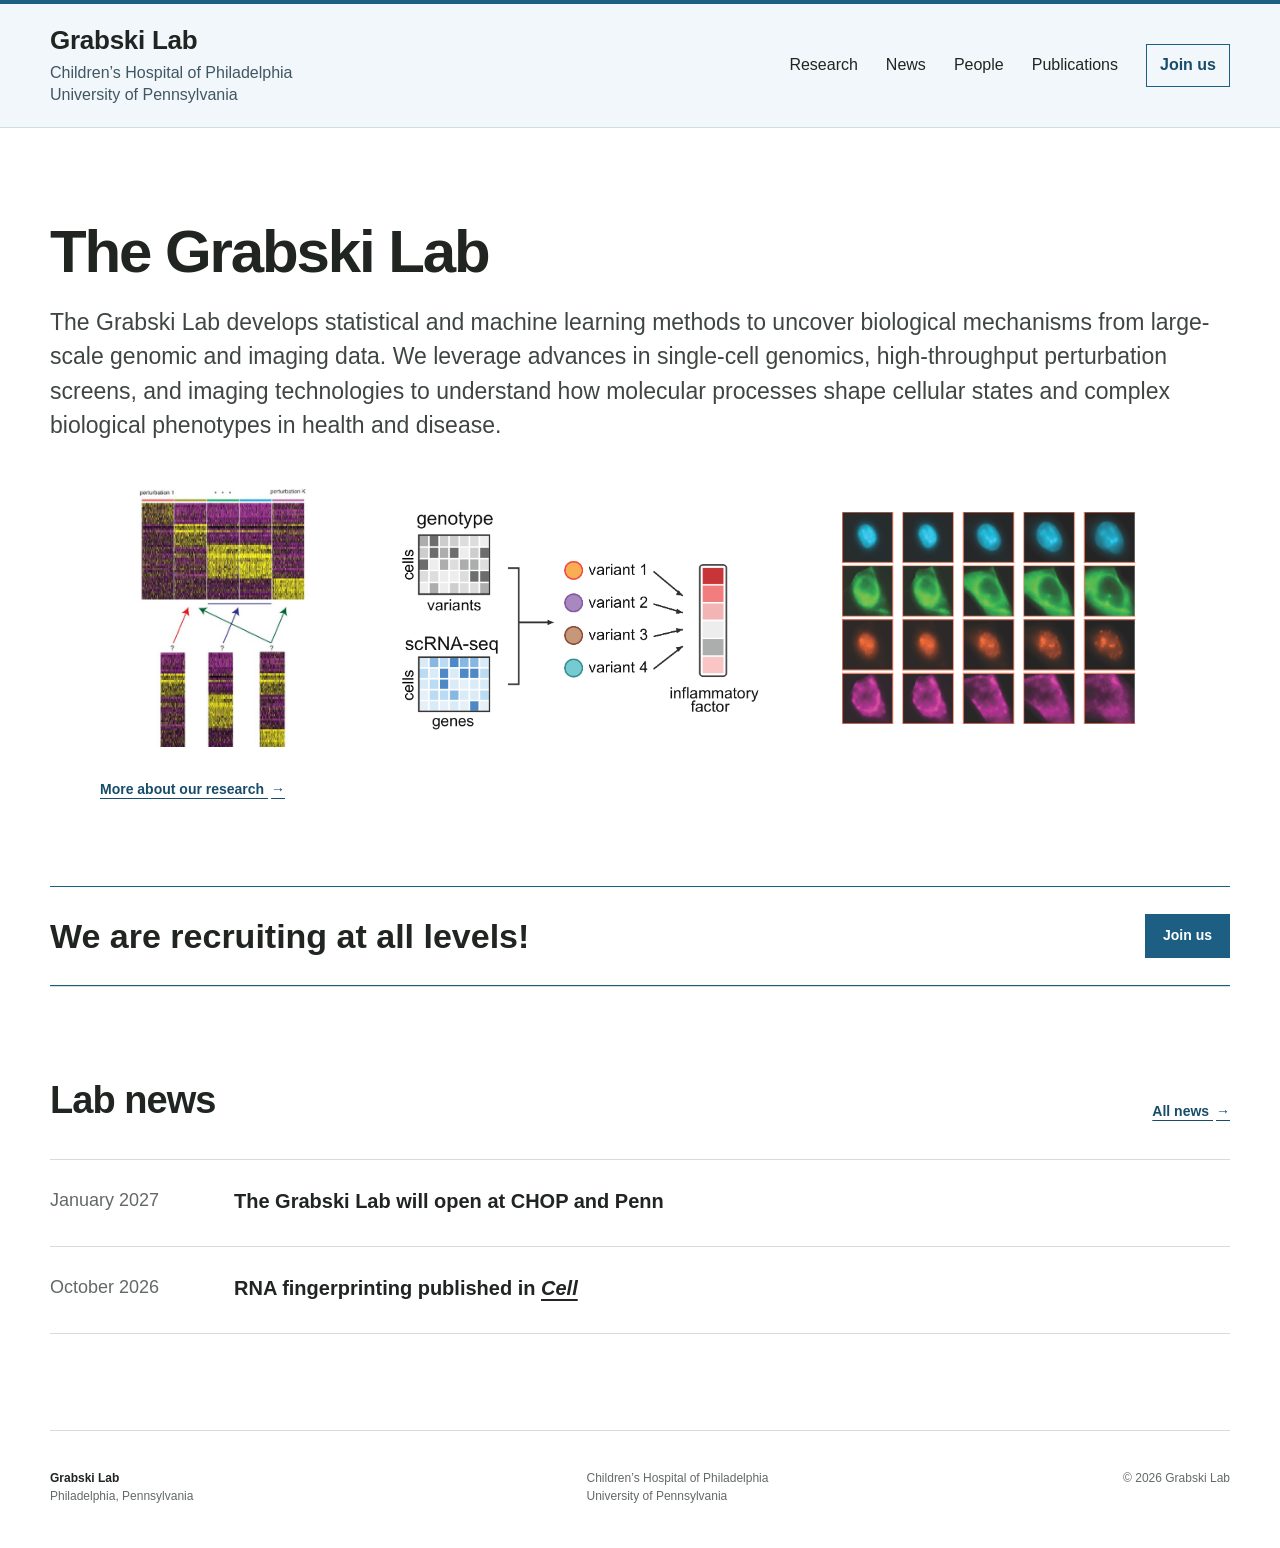
<file: index.html>
<!doctype html>
<html lang="en">
  <head>
    <meta charset="UTF-8" />
    <meta name="viewport" content="width=device-width, initial-scale=1" />
    <meta name="description" content="The Grabski Lab at Children’s Hospital of Philadelphia and the University of Pennsylvania develops statistical and computational methods for genomics." />
    <meta name="theme-color" content="#ffffff" />
    <title>Grabski Lab | CHOP &amp; Penn</title>
    <link rel="stylesheet" href="styles.css?v=20261014-3" />
  </head>
  <body>
    <a class="skip-link" href="#main">Skip to content</a>

    <header class="site-header">
      <a class="identity" href="index.html" aria-label="Grabski Lab home">
        <strong>Grabski Lab</strong>
        <span>Children’s Hospital of Philadelphia</span>
        <span>University of Pennsylvania</span>
      </a>
      <button class="menu-button" type="button" aria-expanded="false" aria-controls="site-nav">Menu</button>
      <nav id="site-nav" class="site-nav" aria-label="Primary navigation">
        <a href="research.html">Research</a>
        <a href="news.html">News</a>
        <a href="people.html">People</a>
        <a href="publications.html">Publications</a>
        <a class="join-link" href="join.html">Join us</a>
      </nav>
    </header>

    <main id="main">
      <section class="intro wrap">
        <h1>The Grabski Lab</h1>
        <p class="intro-copy">The Grabski Lab develops statistical and machine learning methods to uncover biological mechanisms from large-scale genomic and imaging data. We leverage advances in single-cell genomics, high-throughput perturbation screens, and imaging technologies to understand how molecular processes shape cellular states and complex biological phenotypes in health and disease.</p>
      </section>

      <section class="research-gallery wrap" aria-label="Research areas">
        <div class="image-grid">
          <figure class="home-research-figure">
            <img src="assets/publications/rna-fingerprinting-matching.png?v=20261014-1" alt="RNA fingerprinting heatmaps matched to a perturbation reference" />
          </figure>
          <figure class="home-research-figure">
            <img src="assets/publications/freeman-variant-program-effects-cropped.png?v=20261019-2" alt="Genotype and single-cell RNA sequencing matrices pointing to genetic variants associated with an inflammatory factor" />
          </figure>
          <figure class="home-research-figure">
            <img src="assets/publications/freeman-cell-trajectory.png?v=20261012-2" alt="A sequence of cellular images showing changing nuclear and cellular morphology" />
          </figure>
        </div>
        <a class="inline-link research-gallery-link" href="research.html">More about our research <span aria-hidden="true">→</span></a>
      </section>

      <aside class="hiring wrap" aria-labelledby="hiring-title">
        <h2 id="hiring-title">We are recruiting at all levels!</h2>
        <a class="button" href="join.html">Join us</a>
      </aside>

      <section class="news wrap" aria-labelledby="news-title">
        <div class="section-heading compact">
          <div>
            <h2 id="news-title">Lab news</h2>
          </div>
          <a class="inline-link" href="news.html">All news <span aria-hidden="true">→</span></a>
        </div>
        <div class="news-list">
          <article>
            <time datetime="2027-01">January 2027</time>
            <div>
              <h3>The Grabski Lab will open at CHOP and Penn</h3>
            </div>
          </article>
          <article>
            <time datetime="2026-10">October 2026</time>
            <div>
              <h3>RNA fingerprinting published in <a href="https://www.cell.com/cell/abstract/S0092-8674%2826%2901119-0" target="_blank" rel="noreferrer"><em>Cell</em></a></h3>
            </div>
          </article>
        </div>
      </section>
    </main>

    <footer class="site-footer wrap">
      <p><strong>Grabski Lab</strong><br />Philadelphia, Pennsylvania</p>
      <p>Children’s Hospital of Philadelphia<br />University of Pennsylvania</p>
      <p>© <span id="year">2026</span> Grabski Lab</p>
    </footer>
    <script src="script.js"></script>
  </body>
</html>
</file>
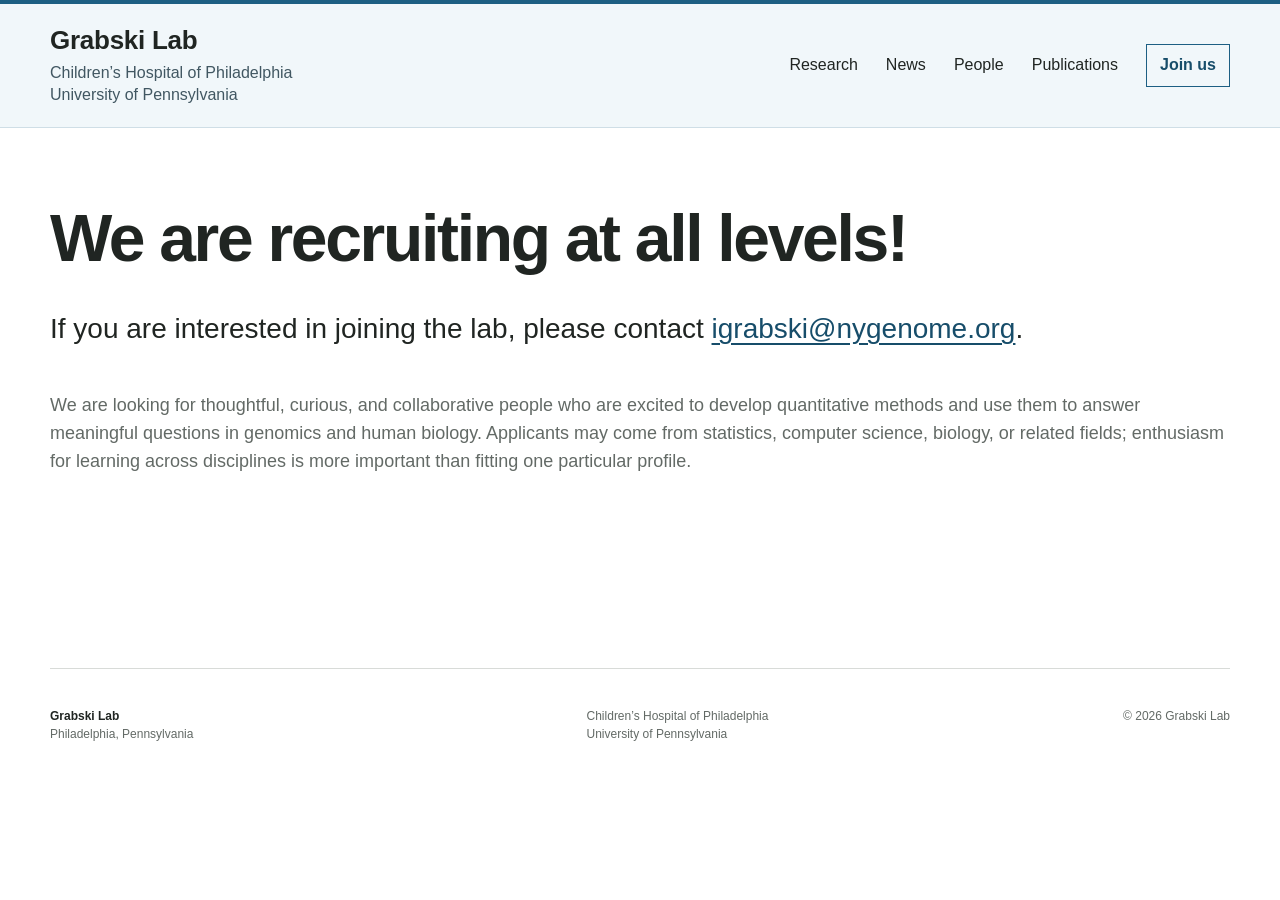
<file: join.html>
<!doctype html>
<html lang="en">
  <head><meta charset="UTF-8" /><meta name="viewport" content="width=device-width, initial-scale=1" /><meta name="description" content="Join the Grabski Lab at CHOP and Penn." /><title>Join Us | Grabski Lab</title><link rel="stylesheet" href="styles.css" /></head>
  <body>
    <a class="skip-link" href="#main">Skip to content</a>
    <header class="site-header"><a class="identity" href="index.html"><strong>Grabski Lab</strong><span>Children’s Hospital of Philadelphia</span><span>University of Pennsylvania</span></a><button class="menu-button" type="button" aria-expanded="false" aria-controls="site-nav">Menu</button><nav id="site-nav" class="site-nav" aria-label="Primary navigation"><a href="research.html">Research</a><a href="news.html">News</a><a href="people.html">People</a><a href="publications.html">Publications</a><a class="join-link" href="join.html" aria-current="page">Join us</a></nav></header>
    <main id="main" class="page-main inner-page"><section class="join-page wrap">
      <h1>We are recruiting at all levels!</h1>
      <p class="join-contact">If you are interested in joining the lab, please contact <a href="mailto:igrabski@nygenome.org">igrabski@nygenome.org</a>.</p>
      <p>We are looking for thoughtful, curious, and collaborative people who are excited to develop quantitative methods and use them to answer meaningful questions in genomics and human biology. Applicants may come from statistics, computer science, biology, or related fields; enthusiasm for learning across disciplines is more important than fitting one particular profile.</p>
    </section></main>
    <footer class="site-footer wrap"><p><strong>Grabski Lab</strong><br />Philadelphia, Pennsylvania</p><p>Children’s Hospital of Philadelphia<br />University of Pennsylvania</p><p>© <span id="year">2026</span> Grabski Lab</p></footer><script src="script.js"></script>
  </body>
</html>
</file>
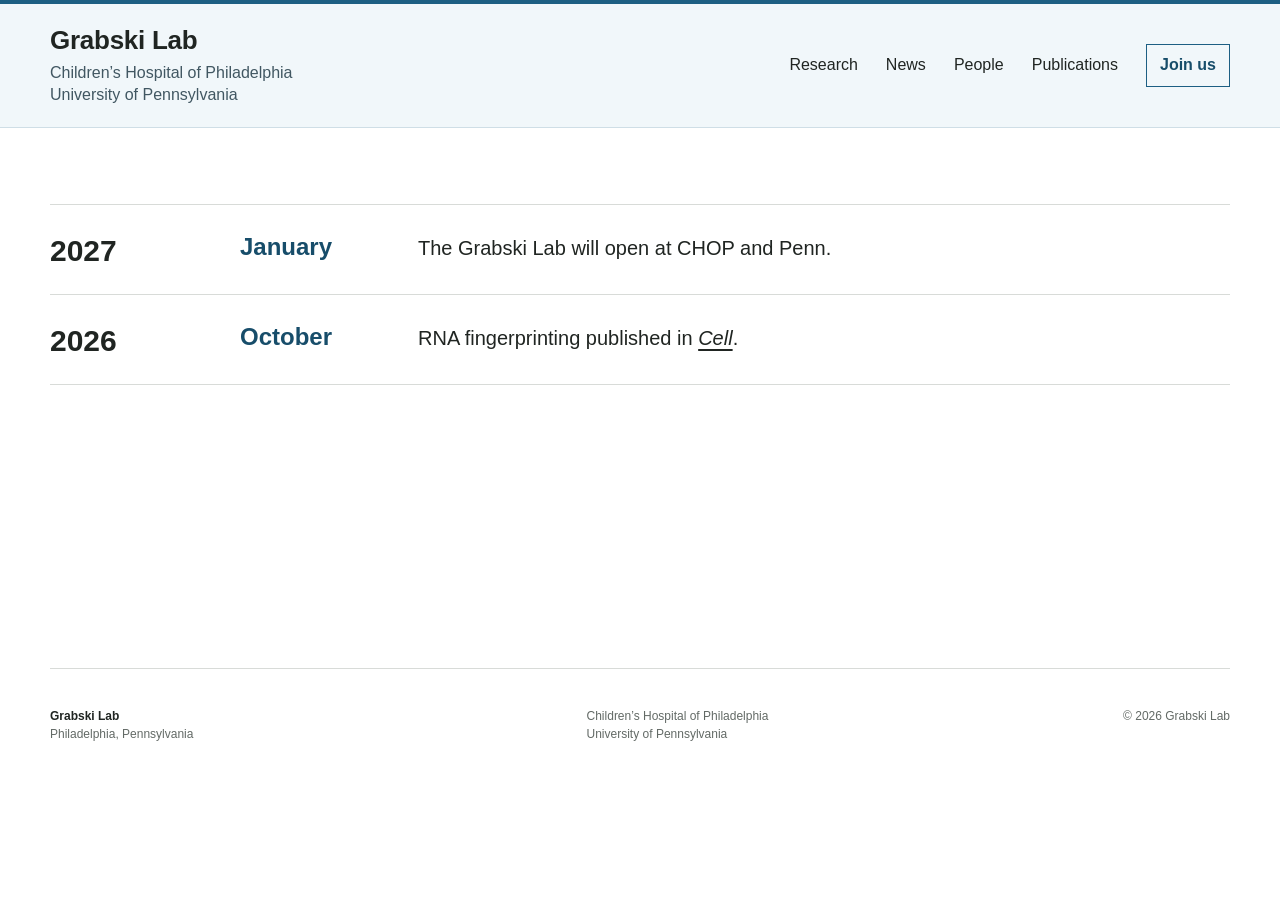
<file: news.html>
<!doctype html>
<html lang="en">
  <head><meta charset="UTF-8" /><meta name="viewport" content="width=device-width, initial-scale=1" /><meta name="description" content="News from the Grabski Lab." /><title>News | Grabski Lab</title><link rel="stylesheet" href="styles.css" /></head>
  <body>
    <a class="skip-link" href="#main">Skip to content</a>
    <header class="site-header"><a class="identity" href="index.html"><strong>Grabski Lab</strong><span>Children’s Hospital of Philadelphia</span><span>University of Pennsylvania</span></a><button class="menu-button" type="button" aria-expanded="false" aria-controls="site-nav">Menu</button><nav id="site-nav" class="site-nav" aria-label="Primary navigation"><a href="research.html">Research</a><a href="news.html" aria-current="page">News</a><a href="people.html">People</a><a href="publications.html">Publications</a><a class="join-link" href="join.html">Join us</a></nav></header>
    <main id="main" class="page-main inner-page"><div class="year-groups wrap">
      <section class="year-group" aria-labelledby="news-2027"><h2 id="news-2027">2027</h2><div class="year-items"><article><time datetime="2027-01">January</time><p>The Grabski Lab will open at CHOP and Penn.</p></article></div></section>
      <section class="year-group" aria-labelledby="news-2026"><h2 id="news-2026">2026</h2><div class="year-items"><article><time datetime="2026-10">October</time><p>RNA fingerprinting published in <a href="https://www.cell.com/cell/abstract/S0092-8674%2826%2901119-0" target="_blank" rel="noreferrer"><em>Cell</em></a>.</p></article></div></section>
    </div></main>
    <footer class="site-footer wrap"><p><strong>Grabski Lab</strong><br />Philadelphia, Pennsylvania</p><p>Children’s Hospital of Philadelphia<br />University of Pennsylvania</p><p>© <span id="year">2026</span> Grabski Lab</p></footer><script src="script.js"></script>
  </body>
</html>
</file>
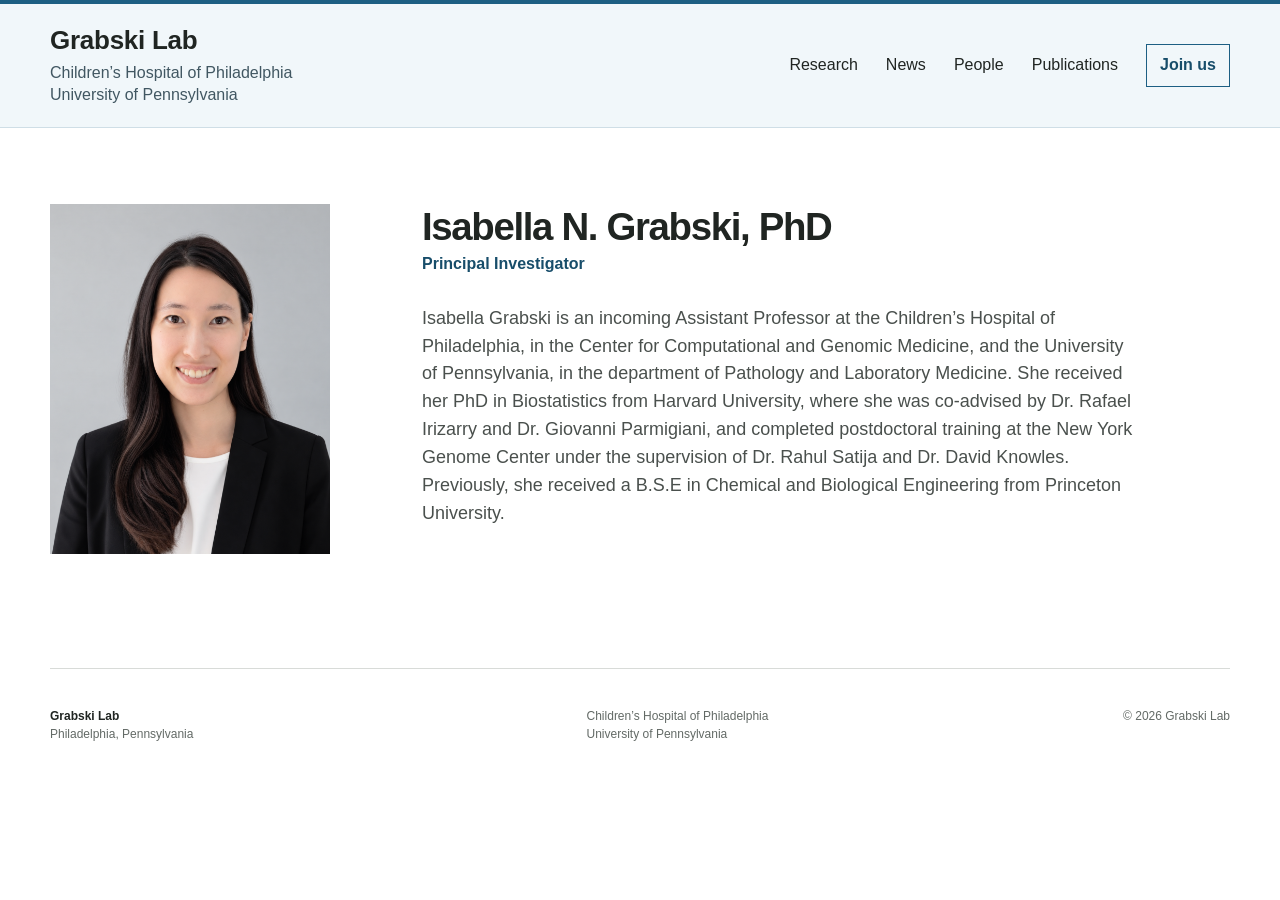
<file: people.html>
<!doctype html>
<html lang="en">
  <head><meta charset="UTF-8" /><meta name="viewport" content="width=device-width, initial-scale=1" /><meta name="description" content="People in the Grabski Lab." /><title>People | Grabski Lab</title><link rel="stylesheet" href="styles.css?v=20261015-3" /></head>
  <body>
    <a class="skip-link" href="#main">Skip to content</a>
    <header class="site-header"><a class="identity" href="index.html"><strong>Grabski Lab</strong><span>Children’s Hospital of Philadelphia</span><span>University of Pennsylvania</span></a><button class="menu-button" type="button" aria-expanded="false" aria-controls="site-nav">Menu</button><nav id="site-nav" class="site-nav" aria-label="Primary navigation"><a href="research.html">Research</a><a href="news.html">News</a><a href="people.html" aria-current="page">People</a><a href="publications.html">Publications</a><a class="join-link" href="join.html">Join us</a></nav></header>
    <main id="main" class="page-main inner-page"><section class="person-profile wrap">
      <div class="person-headshot-frame"><img class="person-headshot" src="assets/isabella-grabski-headshot.png" alt="Isabella Grabski" width="1160" height="1356" /></div>
      <div><h1>Isabella N. Grabski, PhD</h1><p class="person-role">Principal Investigator</p><p>Isabella Grabski is an incoming Assistant Professor at the Children’s Hospital of Philadelphia, in the Center for Computational and Genomic Medicine, and the University of Pennsylvania, in the department of Pathology and Laboratory Medicine. She received her PhD in Biostatistics from Harvard University, where she was co-advised by Dr. Rafael Irizarry and Dr. Giovanni Parmigiani, and completed postdoctoral training at the New York Genome Center under the supervision of Dr. Rahul Satija and Dr. David Knowles. Previously, she received a B.S.E in Chemical and Biological Engineering from Princeton University.</p></div>
    </section></main>
    <footer class="site-footer wrap"><p><strong>Grabski Lab</strong><br />Philadelphia, Pennsylvania</p><p>Children’s Hospital of Philadelphia<br />University of Pennsylvania</p><p>© <span id="year">2026</span> Grabski Lab</p></footer><script src="script.js"></script>
  </body>
</html>
</file>
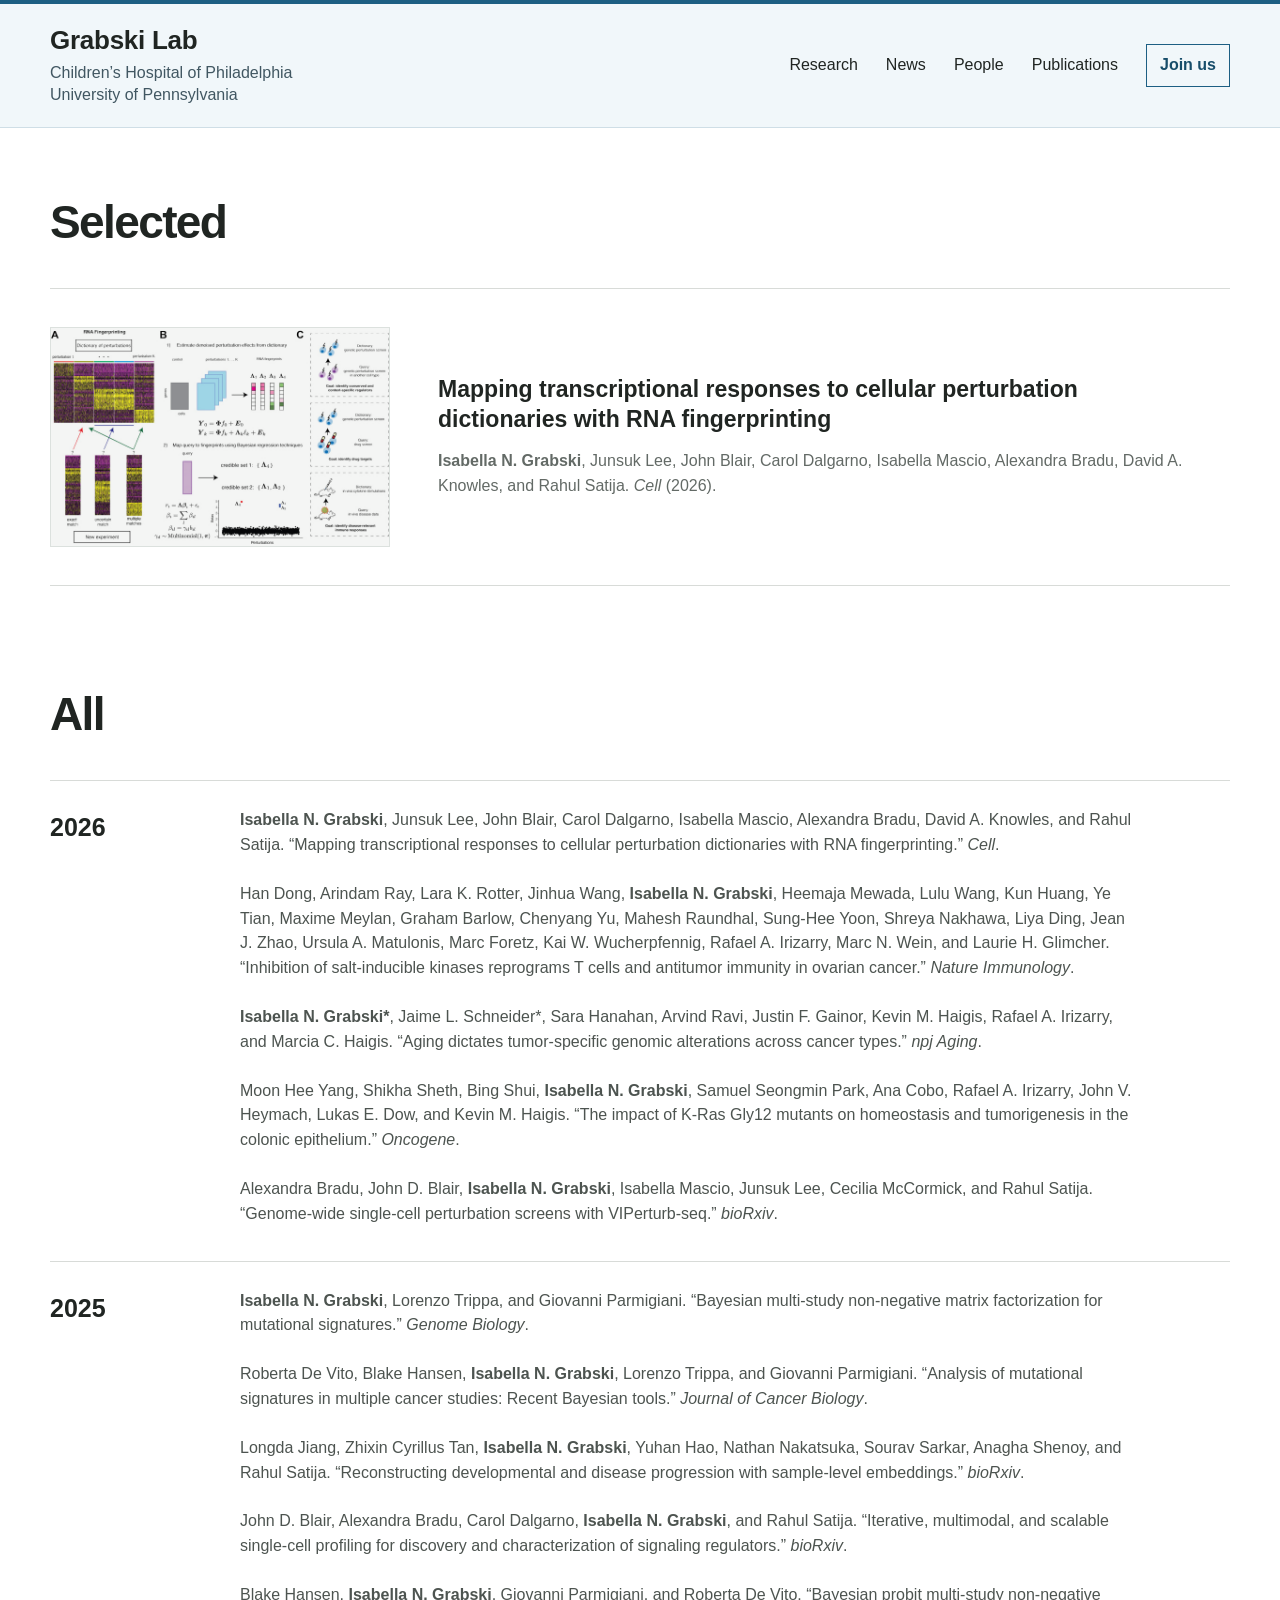
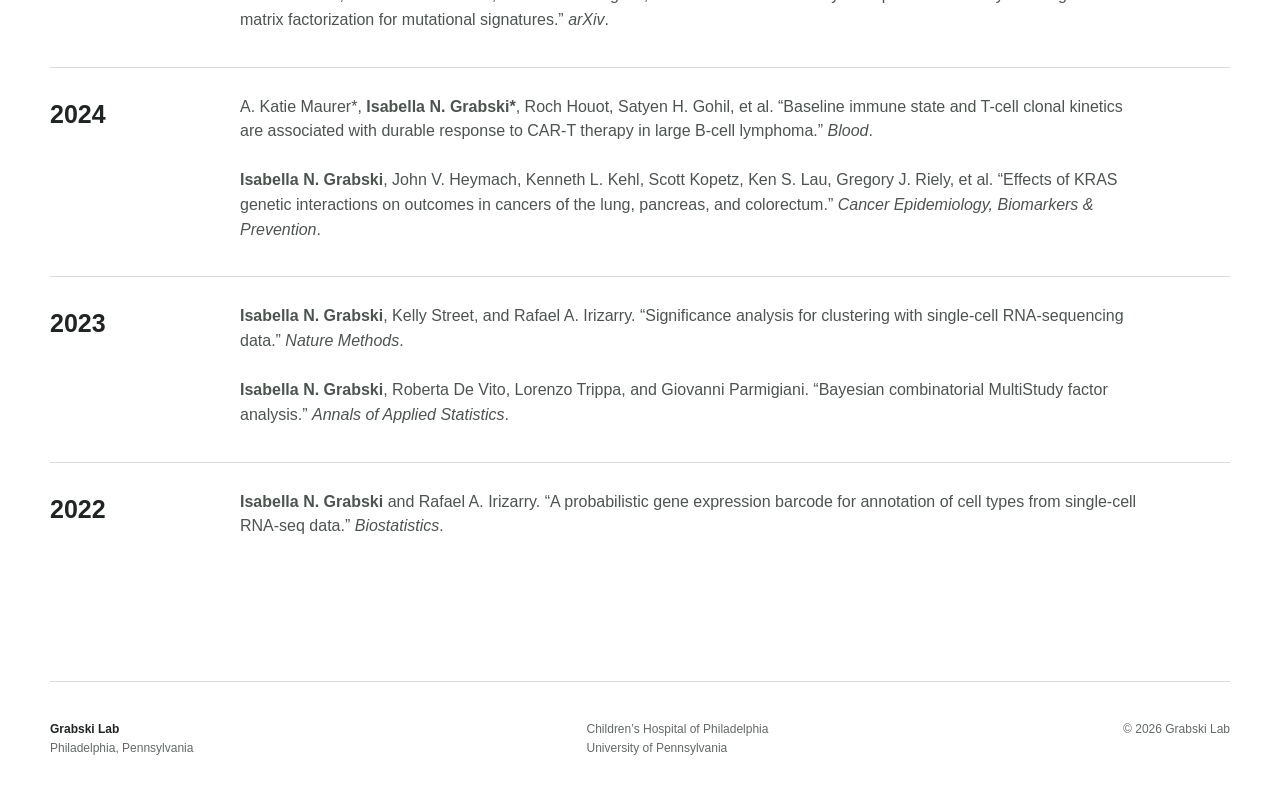
<file: publications.html>
<!doctype html>
<html lang="en">
  <head><meta charset="UTF-8" /><meta name="viewport" content="width=device-width, initial-scale=1" /><meta name="description" content="Publications from the Grabski Lab." /><title>Publications | Grabski Lab</title><link rel="stylesheet" href="styles.css" /></head>
  <body>
    <a class="skip-link" href="#main">Skip to content</a>
    <header class="site-header"><a class="identity" href="index.html"><strong>Grabski Lab</strong><span>Children’s Hospital of Philadelphia</span><span>University of Pennsylvania</span></a><button class="menu-button" type="button" aria-expanded="false" aria-controls="site-nav">Menu</button><nav id="site-nav" class="site-nav" aria-label="Primary navigation"><a href="research.html">Research</a><a href="news.html">News</a><a href="people.html">People</a><a href="publications.html" aria-current="page">Publications</a><a class="join-link" href="join.html">Join us</a></nav></header>
    <main id="main" class="page-main inner-page publications-page wrap">
      <section class="publication-section" aria-labelledby="selected-title">
        <h1 id="selected-title">Selected</h1>
        <div class="selected-publications">
          <article class="selected-paper">
            <figure class="paper-figure"><img src="assets/publications/rna-fingerprinting-figure-1.jpg" alt="Overview schematic of the RNA fingerprinting framework" /></figure>
            <div><h2><a href="https://www.cell.com/cell/abstract/S0092-8674%2826%2901119-0" target="_blank" rel="noreferrer">Mapping transcriptional responses to cellular perturbation dictionaries with RNA fingerprinting</a></h2><p><strong>Isabella N. Grabski</strong>, Junsuk Lee, John Blair, Carol Dalgarno, Isabella Mascio, Alexandra Bradu, David A. Knowles, and Rahul Satija. <em>Cell</em> (2026).</p></div>
          </article>
        </div>
      </section>

      <section class="publication-section all-publications" aria-labelledby="all-title">
        <h1 id="all-title">All</h1>
        <div class="publication-year"><h2>2026</h2><div>
          <p><strong>Isabella N. Grabski</strong>, Junsuk Lee, John Blair, Carol Dalgarno, Isabella Mascio, Alexandra Bradu, David A. Knowles, and Rahul Satija. “Mapping transcriptional responses to cellular perturbation dictionaries with RNA fingerprinting.” <em>Cell</em>.</p>
          <p>Han Dong, Arindam Ray, Lara K. Rotter, Jinhua Wang, <strong>Isabella N. Grabski</strong>, Heemaja Mewada, Lulu Wang, Kun Huang, Ye Tian, Maxime Meylan, Graham Barlow, Chenyang Yu, Mahesh Raundhal, Sung-Hee Yoon, Shreya Nakhawa, Liya Ding, Jean J. Zhao, Ursula A. Matulonis, Marc Foretz, Kai W. Wucherpfennig, Rafael A. Irizarry, Marc N. Wein, and Laurie H. Glimcher. “Inhibition of salt-inducible kinases reprograms T cells and antitumor immunity in ovarian cancer.” <em>Nature Immunology</em>.</p>
          <p><strong>Isabella N. Grabski*</strong>, Jaime L. Schneider*, Sara Hanahan, Arvind Ravi, Justin F. Gainor, Kevin M. Haigis, Rafael A. Irizarry, and Marcia C. Haigis. “Aging dictates tumor-specific genomic alterations across cancer types.” <em>npj Aging</em>.</p>
          <p>Moon Hee Yang, Shikha Sheth, Bing Shui, <strong>Isabella N. Grabski</strong>, Samuel Seongmin Park, Ana Cobo, Rafael A. Irizarry, John V. Heymach, Lukas E. Dow, and Kevin M. Haigis. “The impact of K-Ras Gly12 mutants on homeostasis and tumorigenesis in the colonic epithelium.” <em>Oncogene</em>.</p>
          <p>Alexandra Bradu, John D. Blair, <strong>Isabella N. Grabski</strong>, Isabella Mascio, Junsuk Lee, Cecilia McCormick, and Rahul Satija. “Genome-wide single-cell perturbation screens with VIPerturb-seq.” <em>bioRxiv</em>.</p>
        </div></div>
        <div class="publication-year"><h2>2025</h2><div>
          <p><strong>Isabella N. Grabski</strong>, Lorenzo Trippa, and Giovanni Parmigiani. “Bayesian multi-study non-negative matrix factorization for mutational signatures.” <em>Genome Biology</em>.</p>
          <p>Roberta De Vito, Blake Hansen, <strong>Isabella N. Grabski</strong>, Lorenzo Trippa, and Giovanni Parmigiani. “Analysis of mutational signatures in multiple cancer studies: Recent Bayesian tools.” <em>Journal of Cancer Biology</em>.</p>
          <p>Longda Jiang, Zhixin Cyrillus Tan, <strong>Isabella N. Grabski</strong>, Yuhan Hao, Nathan Nakatsuka, Sourav Sarkar, Anagha Shenoy, and Rahul Satija. “Reconstructing developmental and disease progression with sample-level embeddings.” <em>bioRxiv</em>.</p>
          <p>John D. Blair, Alexandra Bradu, Carol Dalgarno, <strong>Isabella N. Grabski</strong>, and Rahul Satija. “Iterative, multimodal, and scalable single-cell profiling for discovery and characterization of signaling regulators.” <em>bioRxiv</em>.</p>
          <p>Blake Hansen, <strong>Isabella N. Grabski</strong>, Giovanni Parmigiani, and Roberta De Vito. “Bayesian probit multi-study non-negative matrix factorization for mutational signatures.” <em>arXiv</em>.</p>
        </div></div>
        <div class="publication-year"><h2>2024</h2><div>
          <p>A. Katie Maurer*, <strong>Isabella N. Grabski*</strong>, Roch Houot, Satyen H. Gohil, et al. “Baseline immune state and T-cell clonal kinetics are associated with durable response to CAR-T therapy in large B-cell lymphoma.” <em>Blood</em>.</p>
          <p><strong>Isabella N. Grabski</strong>, John V. Heymach, Kenneth L. Kehl, Scott Kopetz, Ken S. Lau, Gregory J. Riely, et al. “Effects of KRAS genetic interactions on outcomes in cancers of the lung, pancreas, and colorectum.” <em>Cancer Epidemiology, Biomarkers &amp; Prevention</em>.</p>
        </div></div>
        <div class="publication-year"><h2>2023</h2><div>
          <p><strong>Isabella N. Grabski</strong>, Kelly Street, and Rafael A. Irizarry. “Significance analysis for clustering with single-cell RNA-sequencing data.” <em>Nature Methods</em>.</p>
          <p><strong>Isabella N. Grabski</strong>, Roberta De Vito, Lorenzo Trippa, and Giovanni Parmigiani. “Bayesian combinatorial MultiStudy factor analysis.” <em>Annals of Applied Statistics</em>.</p>
        </div></div>
        <div class="publication-year"><h2>2022</h2><div>
          <p><strong>Isabella N. Grabski</strong> and Rafael A. Irizarry. “A probabilistic gene expression barcode for annotation of cell types from single-cell RNA-seq data.” <em>Biostatistics</em>.</p>
        </div></div>
      </section>
    </main>
    <footer class="site-footer wrap"><p><strong>Grabski Lab</strong><br />Philadelphia, Pennsylvania</p><p>Children’s Hospital of Philadelphia<br />University of Pennsylvania</p><p>© <span id="year">2026</span> Grabski Lab</p></footer><script src="script.js"></script>
  </body>
</html>
</file>
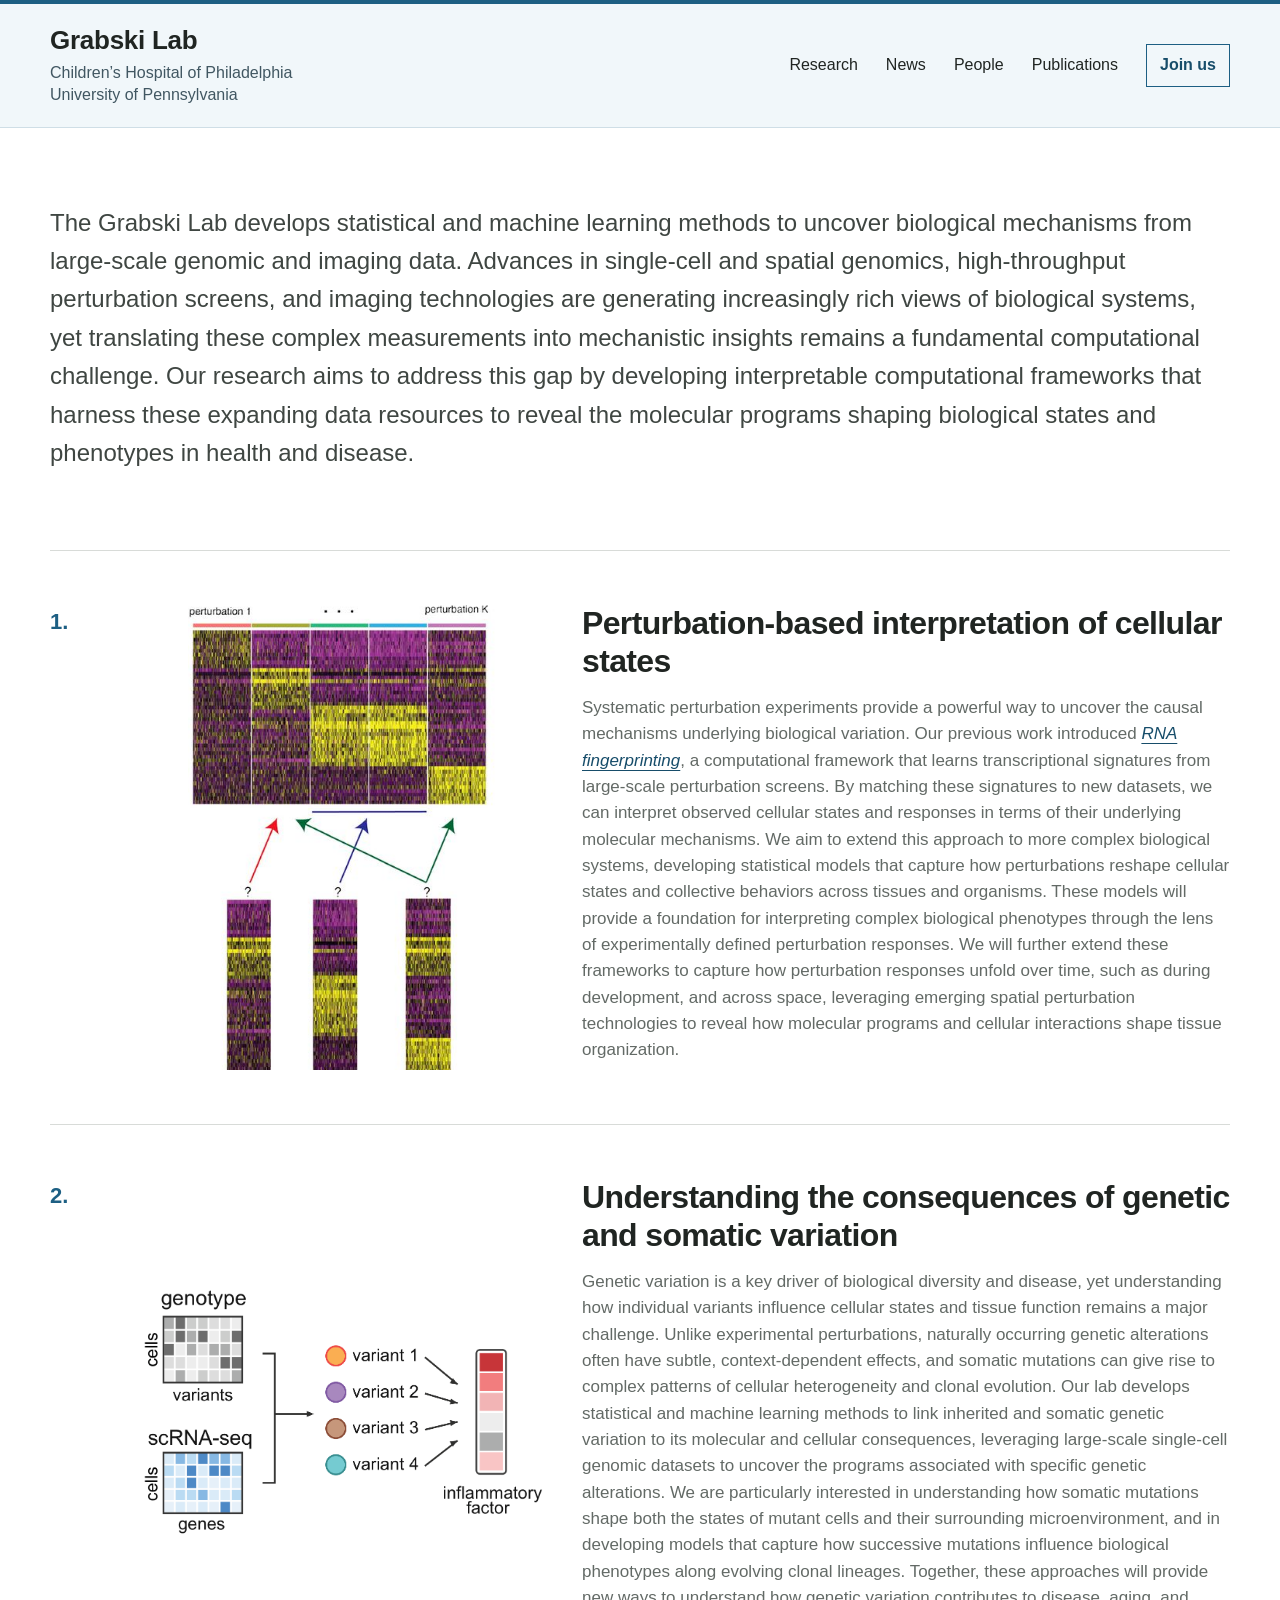
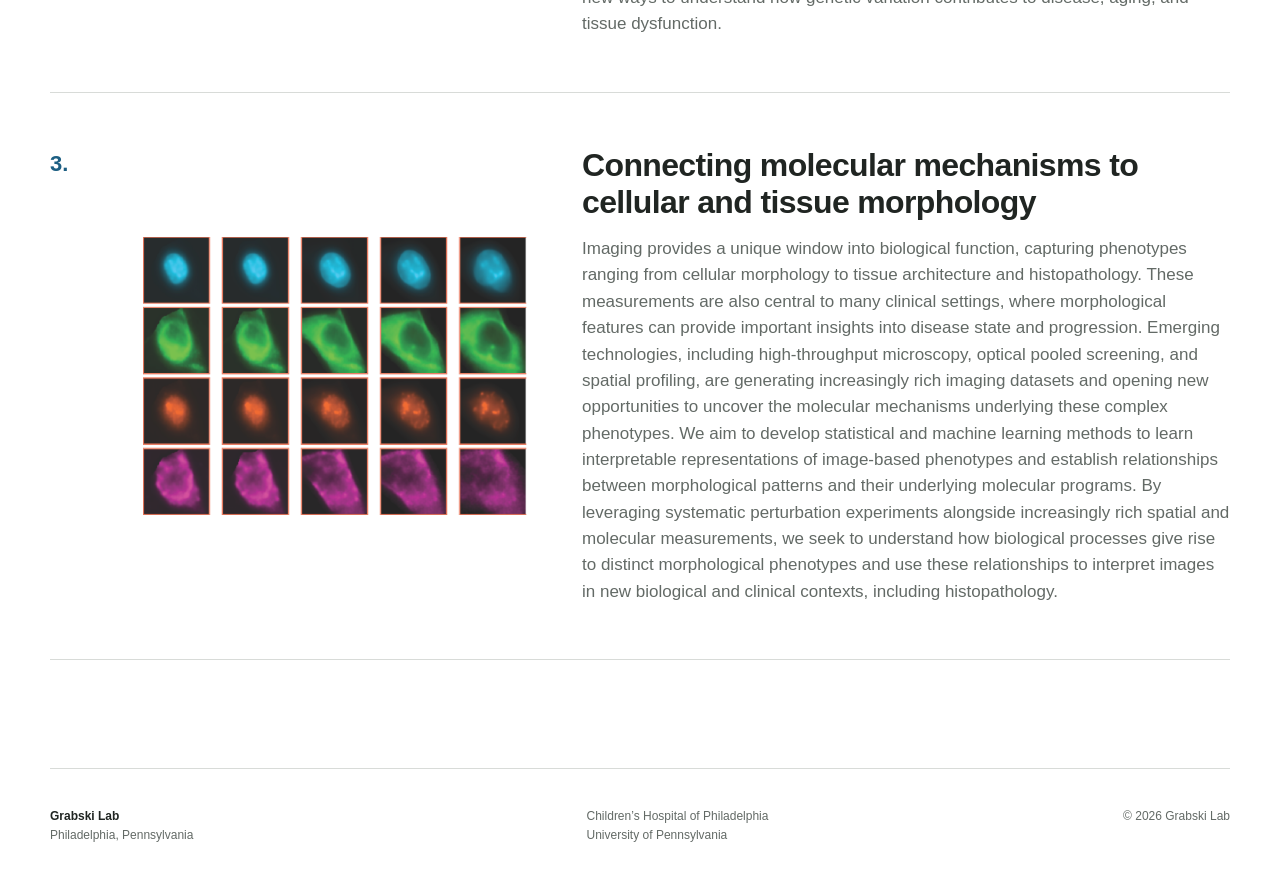
<file: research.html>
<!doctype html>
<html lang="en">
  <head>
    <meta charset="UTF-8" />
    <meta name="viewport" content="width=device-width, initial-scale=1" />
    <meta name="description" content="Research in the Grabski Lab." />
    <title>Research | Grabski Lab</title>
    <link rel="stylesheet" href="styles.css?v=20261014-1" />
  </head>
  <body>
    <a class="skip-link" href="#main">Skip to content</a>
    <header class="site-header">
      <a class="identity" href="index.html"><strong>Grabski Lab</strong><span>Children’s Hospital of Philadelphia</span><span>University of Pennsylvania</span></a>
      <button class="menu-button" type="button" aria-expanded="false" aria-controls="site-nav">Menu</button>
      <nav id="site-nav" class="site-nav" aria-label="Primary navigation"><a href="research.html" aria-current="page">Research</a><a href="news.html">News</a><a href="people.html">People</a><a href="publications.html">Publications</a><a class="join-link" href="join.html">Join us</a></nav>
    </header>
    <main id="main" class="page-main inner-page">
      <section class="research-overview wrap">
        <p>The Grabski Lab develops statistical and machine learning methods to uncover biological mechanisms from large-scale genomic and imaging data. Advances in single-cell and spatial genomics, high-throughput perturbation screens, and imaging technologies are generating increasingly rich views of biological systems, yet translating these complex measurements into mechanistic insights remains a fundamental computational challenge. Our research aims to address this gap by developing interpretable computational frameworks that harness these expanding data resources to reveal the molecular programs shaping biological states and phenotypes in health and disease.</p>
      </section>
      <section class="research-areas wrap" aria-label="Research areas">
        <article class="research-area">
          <div class="area-number">1.</div>
          <figure class="area-image research-figure figure-fingerprinting"><img src="assets/publications/rna-fingerprinting-matching.png?v=20261014-1" alt="RNA fingerprinting heatmaps matched to a perturbation reference" /></figure>
          <div><h2>Perturbation-based interpretation of cellular states</h2><p>Systematic perturbation experiments provide a powerful way to uncover the causal mechanisms underlying biological variation. Our previous work introduced <a href="https://www.cell.com/cell/abstract/S0092-8674%2826%2901119-0" target="_blank" rel="noreferrer"><em>RNA fingerprinting</em></a>, a computational framework that learns transcriptional signatures from large-scale perturbation screens. By matching these signatures to new datasets, we can interpret observed cellular states and responses in terms of their underlying molecular mechanisms. We aim to extend this approach to more complex biological systems, developing statistical models that capture how perturbations reshape cellular states and collective behaviors across tissues and organisms. These models will provide a foundation for interpreting complex biological phenotypes through the lens of experimentally defined perturbation responses. We will further extend these frameworks to capture how perturbation responses unfold over time, such as during development, and across space, leveraging emerging spatial perturbation technologies to reveal how molecular programs and cellular interactions shape tissue organization.</p></div>
        </article>
        <article class="research-area">
          <div class="area-number">2.</div>
          <figure class="area-image research-figure figure-variation"><img src="assets/publications/freeman-variant-program-effects-cropped.png?v=20261019-2" alt="Genotype and single-cell RNA sequencing matrices pointing to genetic variants associated with an inflammatory factor" /></figure>
          <div><h2>Understanding the consequences of genetic and somatic variation</h2><p>Genetic variation is a key driver of biological diversity and disease, yet understanding how individual variants influence cellular states and tissue function remains a major challenge. Unlike experimental perturbations, naturally occurring genetic alterations often have subtle, context-dependent effects, and somatic mutations can give rise to complex patterns of cellular heterogeneity and clonal evolution. Our lab develops statistical and machine learning methods to link inherited and somatic genetic variation to its molecular and cellular consequences, leveraging large-scale single-cell genomic datasets to uncover the programs associated with specific genetic alterations. We are particularly interested in understanding how somatic mutations shape both the states of mutant cells and their surrounding microenvironment, and in developing models that capture how successive mutations influence biological phenotypes along evolving clonal lineages. Together, these approaches will provide new ways to understand how genetic variation contributes to disease, aging, and tissue dysfunction.</p></div>
        </article>
        <article class="research-area">
          <div class="area-number">3.</div>
          <figure class="area-image research-figure figure-morphology"><img src="assets/publications/freeman-cell-trajectory.png?v=20261012-2" alt="A sequence of cellular images showing changing nuclear and cellular morphology" /></figure>
          <div><h2>Connecting molecular mechanisms to cellular and tissue morphology</h2><p>Imaging provides a unique window into biological function, capturing phenotypes ranging from cellular morphology to tissue architecture and histopathology. These measurements are also central to many clinical settings, where morphological features can provide important insights into disease state and progression. Emerging technologies, including high-throughput microscopy, optical pooled screening, and spatial profiling, are generating increasingly rich imaging datasets and opening new opportunities to uncover the molecular mechanisms underlying these complex phenotypes. We aim to develop statistical and machine learning methods to learn interpretable representations of image-based phenotypes and establish relationships between morphological patterns and their underlying molecular programs. By leveraging systematic perturbation experiments alongside increasingly rich spatial and molecular measurements, we seek to understand how biological processes give rise to distinct morphological phenotypes and use these relationships to interpret images in new biological and clinical contexts, including histopathology.</p></div>
        </article>
      </section>
    </main>
    <footer class="site-footer wrap"><p><strong>Grabski Lab</strong><br />Philadelphia, Pennsylvania</p><p>Children’s Hospital of Philadelphia<br />University of Pennsylvania</p><p>© <span id="year">2026</span> Grabski Lab</p></footer>
    <script src="script.js"></script>
  </body>
</html>
</file>
<file: styles.css>
:root {
  --background: #ffffff;
  --surface: #f3f4f2;
  --text: #202522;
  --muted: #636a66;
  --accent: #1d5f83;
  --accent-dark: #174d6a;
  --line: #d8dbd8;
  --header: #f1f7fa;
  --max-width: 1180px;
}

* { box-sizing: border-box; }
html { scroll-behavior: smooth; }
body {
  margin: 0;
  background: var(--background);
  color: var(--text);
  font-family: Arial, Helvetica, sans-serif;
  font-size: 16px;
  line-height: 1.55;
  -webkit-font-smoothing: antialiased;
}
a { color: inherit; }
button { font: inherit; }
.wrap { width: min(calc(100% - 48px), var(--max-width)); margin-inline: auto; }

.skip-link {
  position: fixed;
  left: 16px;
  top: -60px;
  z-index: 100;
  padding: 10px 14px;
  background: var(--text);
  color: #fff;
}
.skip-link:focus { top: 16px; }

.site-header {
  display: flex;
  align-items: center;
  justify-content: space-between;
  min-height: 112px;
  padding: 20px max(24px, calc((100vw - var(--max-width)) / 2));
  border-top: 4px solid var(--accent);
  border-bottom: 1px solid #cfdee6;
  background: var(--header);
}
.identity { display: flex; flex-direction: column; text-decoration: none; line-height: 1.3; }
.identity strong { margin-bottom: 4px; font-size: 26px; letter-spacing: -.01em; }
.identity span { color: #415762; font-size: 16px; line-height: 1.4; }
.site-nav { display: flex; align-items: center; gap: 28px; }
.site-nav a { font-size: 16px; text-decoration: none; }
.site-nav a:hover { text-decoration: underline; text-underline-offset: 5px; }
.site-nav .join-link {
  padding: 8px 13px;
  border: 1px solid var(--accent);
  color: var(--accent-dark);
  font-weight: 700;
}
.menu-button { display: none; border: 0; background: transparent; cursor: pointer; }

.intro { padding-top: 92px; padding-bottom: 18px; }
.kicker, .label {
  margin: 0 0 12px;
  color: var(--accent);
  font-size: 12px;
  font-weight: 700;
  letter-spacing: .08em;
  text-transform: uppercase;
}
h1, h2, h3, p { margin-top: 0; }
h1 {
  margin-bottom: 22px;
  font-size: clamp(38px, 5vw, 60px);
  line-height: 1.05;
  letter-spacing: -.035em;
}
.intro-copy {
  max-width: none;
  margin-bottom: 22px;
  color: #3f4642;
  font-size: clamp(18px, 2.1vw, 23px);
  line-height: 1.5;
}
.inline-link { color: var(--accent-dark); font-size: 14px; font-weight: 700; text-underline-offset: 4px; }
.inline-link span { margin-left: 3px; }

.hiring {
  display: flex;
  align-items: center;
  justify-content: space-between;
  gap: 40px;
  padding-top: 27px;
  padding-bottom: 27px;
  border-top: 1px solid var(--accent);
  border-bottom: 1px solid var(--accent);
}
.hiring h2 { margin-bottom: 0; font-size: clamp(25px, 3vw, 34px); line-height: 1.2; }
.button {
  flex: 0 0 auto;
  display: inline-block;
  padding: 11px 18px;
  background: var(--accent);
  color: #fff;
  font-size: 14px;
  font-weight: 700;
  text-decoration: none;
}
.button:hover { background: var(--accent-dark); }

.research-gallery { padding-bottom: 86px; }
.news { padding-top: 92px; padding-bottom: 96px; }
.section-heading {
  display: grid;
  grid-template-columns: .8fr 1.2fr;
  gap: 60px;
  align-items: end;
  margin-bottom: 36px;
}
.section-heading.compact { grid-template-columns: 1fr auto; }
.section-heading h2, .join h2 { margin-bottom: 0; font-size: clamp(28px, 3vw, 38px); line-height: 1.15; letter-spacing: -.025em; }
.section-heading > p { max-width: 570px; margin: 0; color: var(--muted); }

.image-grid {
  display: grid;
  grid-template-columns: minmax(0, 250fr) minmax(0, 392fr) minmax(0, 370fr);
  gap: 34px;
  width: min(100%, 1080px);
  margin: 0 auto 26px;
  position: relative;
}
figure { margin: 0; }
.home-research-figure {
  display: grid;
  place-items: center;
  height: 270px;
  padding: 0 12px;
  overflow: hidden;
  background: #fff;
}
.home-research-figure img { display: block; width: auto; height: auto; object-fit: contain; }
.home-research-figure:nth-child(1) img { max-width: 100%; max-height: 258px; }
.home-research-figure:nth-child(2) img { max-width: 100%; max-height: 250px; }
.home-research-figure:nth-child(3) img { max-width: 100%; max-height: 212px; }
.research-gallery-link { display: block; width: min(100%, 1080px); margin-inline: auto; }
.image-placeholder {
  position: relative;
  display: grid;
  place-items: center;
  aspect-ratio: 4 / 3;
  overflow: hidden;
  background: #e3e6e3;
  color: #737a76;
  font-size: 12px;
  letter-spacing: .05em;
  text-transform: uppercase;
}
.image-placeholder::before, .image-placeholder::after { content: ""; position: absolute; }
.image-one::before { width: 58%; height: 58%; border: 1px solid #aeb7b2; border-radius: 50%; }
.image-one::after { width: 32%; height: 32%; border: 1px solid #90a49a; border-radius: 50%; }
.image-two { background-image: linear-gradient(90deg, transparent 49.8%, #c3cac6 50%), linear-gradient(transparent 49.8%, #c3cac6 50%); background-size: 34px 34px; }
.image-two::before { width: 58%; height: 2px; background: var(--accent); transform: rotate(-20deg); opacity: .55; }
.image-three::before { inset: 22%; border: 1px solid #9fa9a4; transform: rotate(8deg); }
.image-three::after { inset: 31%; border: 1px solid var(--accent); transform: rotate(-8deg); opacity: .65; }
.image-placeholder span { z-index: 1; padding: 5px 8px; background: rgba(255,255,255,.85); }
figcaption { padding-top: 10px; font-size: 14px; font-weight: 700; }

.news { border-top: 1px solid var(--line); }
.news-list { border-top: 1px solid var(--line); }
.news-list article {
  display: grid;
  grid-template-columns: 150px 1fr;
  gap: 34px;
  padding: 28px 0 31px;
  border-bottom: 1px solid var(--line);
}
.news-list time { color: var(--muted); font-size: 18px; line-height: 1.35; }
.news-list h3 { margin-bottom: 0; font-size: 20px; line-height: 1.35; }
.news-list h3 a { text-underline-offset: 4px; }
.news-list article > div > p:not(.article-links) { max-width: 760px; margin-bottom: 12px; color: var(--muted); }
.article-links { display: flex; gap: 22px; margin: 0; }
.article-links a { color: var(--accent-dark); font-size: 13px; font-weight: 700; text-underline-offset: 4px; }

.join {
  display: grid;
  grid-template-columns: .8fr 1.2fr;
  gap: 60px;
  padding-top: 54px;
  padding-bottom: 58px;
  border-top: 3px solid var(--accent);
}
.join > div:last-child { max-width: 620px; }
.join > div:last-child > p:first-child { font-size: 18px; }
.placeholder-note { color: var(--muted); font-size: 14px; }

.site-footer {
  display: grid;
  grid-template-columns: 1fr 1fr auto;
  gap: 40px;
  padding-top: 38px;
  padding-bottom: 42px;
  border-top: 1px solid var(--line);
  color: var(--muted);
  font-size: 12px;
}
.site-footer p { margin-bottom: 0; }
.site-footer strong { color: var(--text); }

.page-main { min-height: 60vh; }
.page-intro { padding-top: 84px; padding-bottom: 82px; border-bottom: 1px solid var(--line); }
.page-intro h1 { margin-bottom: 18px; }
.page-intro > p:not(.label) { max-width: 760px; color: var(--muted); font-size: 19px; }
.placeholder-content { padding-top: 58px; padding-bottom: 100px; }
.placeholder-content h2 { margin-bottom: 12px; font-size: 25px; }
.placeholder-content p { max-width: 680px; color: var(--muted); }

/* Interior pages */
.inner-page { padding-top: 76px; padding-bottom: 108px; }
.research-overview { padding-bottom: 78px; border-bottom: 1px solid var(--line); }
.research-overview p { max-width: none; margin: 0; color: #3f4642; font-size: clamp(18px, 1.9vw, 24px); line-height: 1.6; }
.research-area { display: grid; grid-template-columns: 54px 410px minmax(0, 1fr); gap: 34px; align-items: start; padding: 54px 0; border-bottom: 1px solid var(--line); }
.area-number { align-self: start; color: var(--accent); font-size: 22px; font-weight: 700; }
.area-image { width: 100%; min-width: 0; }
.research-figure { display: flex; align-items: center; align-self: stretch; justify-content: center; margin: 0; overflow: hidden; background: #fff; }
.research-figure img { display: block; width: auto; height: auto; object-fit: contain; }
.figure-fingerprinting img { width: 310px; max-width: 100%; }
.figure-variation img { width: 410px; max-width: 100%; }
.figure-morphology img { width: 400px; max-width: 100%; }
.research-area h2 { margin-bottom: 14px; font-size: clamp(23px, 2.6vw, 32px); line-height: 1.18; letter-spacing: -.02em; }
.research-area p { margin-bottom: 0; color: var(--muted); font-size: 17px; }
.research-area p a { color: var(--accent-dark); text-underline-offset: 4px; }

.year-group { display: grid; grid-template-columns: 190px 1fr; border-top: 1px solid var(--line); }
.year-group:last-child { border-bottom: 1px solid var(--line); }
.year-group h2 { margin: 0; padding-top: 28px; font-size: 30px; line-height: 1.2; }
.year-items article { display: grid; grid-template-columns: 150px 1fr; gap: 28px; align-items: start; padding: 28px 0 30px; }
.year-items time { color: var(--accent-dark); font-size: 24px; font-weight: 700; line-height: 1.2; }
.year-items p { margin: 0; font-size: 20px; }
.year-items a { text-underline-offset: 4px; }

.person-profile { display: grid; grid-template-columns: minmax(240px, 300px) 1fr; gap: 72px; align-items: start; }
.person-headshot-frame { width: min(100%, 280px); overflow: hidden; }
.person-headshot { display: block; width: 300px; max-width: none; height: auto; transform: translateX(-20px); }
.person-profile h1 { margin: 3px 0 5px; font-size: clamp(28px, 3vw, 40px); }
.person-role { margin-bottom: 28px; color: var(--accent-dark); font-weight: 700; }
.person-profile div:last-child > p:last-child { max-width: 720px; color: #4a504d; font-size: 18px; }
.placeholder-inline { color: var(--muted); }

.join-page { margin-inline: auto; }
.join-page h1 { max-width: none; margin-bottom: 34px; font-size: clamp(38px, 5.5vw, 66px); }
.join-contact { max-width: none; margin-bottom: 42px; font-size: clamp(21px, 2.4vw, 28px); }
.join-contact a { color: var(--accent-dark); text-underline-offset: 5px; }
.join-page > p:last-child { max-width: none; color: var(--muted); font-size: 18px; }

.publications-page { padding-top: 70px; }
.publication-section > h1 { margin-bottom: 42px; font-size: clamp(32px, 4vw, 46px); }
.selected-paper { display: grid; grid-template-columns: minmax(230px, 340px) 1fr; gap: 48px; align-items: center; padding: 38px 0; border-top: 1px solid var(--line); }
.selected-paper:last-child { border-bottom: 1px solid var(--line); }
.paper-figure { position: relative; height: 220px; overflow: hidden; background: #f4f5f4; border: 1px solid #dce1de; }
.paper-figure img { width: 100%; height: 100%; object-fit: contain; mix-blend-mode: multiply; }
.selected-paper h2 { max-width: 710px; margin-bottom: 14px; font-size: clamp(19px, 1.8vw, 24px); line-height: 1.3; }
.selected-paper h2 a { text-decoration: none; }.selected-paper h2 a:hover { text-decoration: underline; text-underline-offset: 4px; }
.selected-paper div:last-child > p:last-child { max-width: 760px; margin: 0; color: var(--muted); }
.all-publications { padding-top: 104px; }
.publication-year { display: grid; grid-template-columns: 190px 1fr; border-top: 1px solid var(--line); }
.publication-year h2 { padding-top: 27px; font-size: 25px; }
.publication-year div { padding: 27px 0 10px; }
.publication-year p { max-width: 900px; margin-bottom: 24px; color: #4d5450; }

@media (max-width: 1050px) {
  .research-area { grid-template-columns: 54px 320px minmax(0, 1fr); }
  .figure-fingerprinting img { width: 260px; }
  .figure-morphology img { width: 315px; }
}

@media (max-width: 850px) {
  .site-header { min-height: 94px; padding-block: 13px; }
  .identity span { max-width: 300px; }
  .menu-button { display: block; }
  .site-nav {
    position: absolute;
    top: 94px;
    left: 0;
    right: 0;
    z-index: 10;
    display: none;
    flex-direction: column;
    align-items: stretch;
    gap: 0;
    padding: 12px 24px 22px;
    border-bottom: 1px solid var(--line);
    background: var(--background);
  }
  .site-nav.is-open { display: flex; }
  .site-nav a { padding: 10px 0; }
  .site-nav .join-link { margin-top: 6px; padding-inline: 12px; }
  .intro { padding-top: 68px; padding-bottom: 24px; }
  .section-heading, .section-heading.compact, .join { grid-template-columns: 1fr; gap: 20px; }
  .image-grid { left: 0; grid-template-columns: 1fr; gap: 30px; }
  .home-research-figure { height: 260px; }
  .site-footer { grid-template-columns: 1fr 1fr; }
  .site-footer p:last-child { grid-column: 1 / -1; }
  .research-area { grid-template-columns: 42px 220px minmax(0, 1fr); gap: 26px; }
  .figure-fingerprinting img { width: 210px; }
  .figure-variation img { width: 220px; }
  .figure-morphology img { width: 220px; }
  .person-profile { gap: 42px; }
  .selected-paper { grid-template-columns: minmax(210px, 290px) 1fr; gap: 28px; }
}

@media (max-width: 700px) {
  .research-area { grid-template-columns: 42px 1fr; }
  .research-area .area-image { grid-column: 2; }
  .research-area > div:last-child { grid-column: 2; }
  .research-figure { justify-content: flex-start; }
}

@media (max-width: 560px) {
  .wrap { width: min(calc(100% - 36px), var(--max-width)); }
  .identity strong { font-size: 21px; }
  .identity span { font-size: 11px; }
  .intro { padding-top: 54px; padding-bottom: 20px; }
  .hiring { align-items: flex-start; flex-direction: column; gap: 20px; }
  .news { padding-top: 68px; padding-bottom: 70px; }
  .news-list article { grid-template-columns: 1fr; gap: 8px; }
  .site-footer { grid-template-columns: 1fr; gap: 18px; }
  .site-footer p:last-child { grid-column: auto; }
  .inner-page { padding-top: 54px; padding-bottom: 76px; }
  .research-overview { padding-bottom: 54px; }
  .research-area { grid-template-columns: 1fr; gap: 20px; padding: 42px 0; }
  .research-area .area-number, .research-area .area-image, .research-area > div:last-child { grid-column: 1; }
  .research-figure img { max-width: min(100%, 220px); }
  .year-group, .publication-year { grid-template-columns: 1fr; }
  .year-group h2, .publication-year h2 { margin-bottom: 0; padding-top: 30px; }
  .year-items article { grid-template-columns: 1fr; gap: 7px; padding-top: 18px; }
  .person-profile, .selected-paper { grid-template-columns: 1fr; gap: 24px; }
  .person-headshot-frame { max-width: 280px; }
  .selected-paper { align-items: start; }
  .paper-figure { min-height: 190px; }
}

@media (prefers-reduced-motion: reduce) {
  html { scroll-behavior: auto; }
}
</file>
